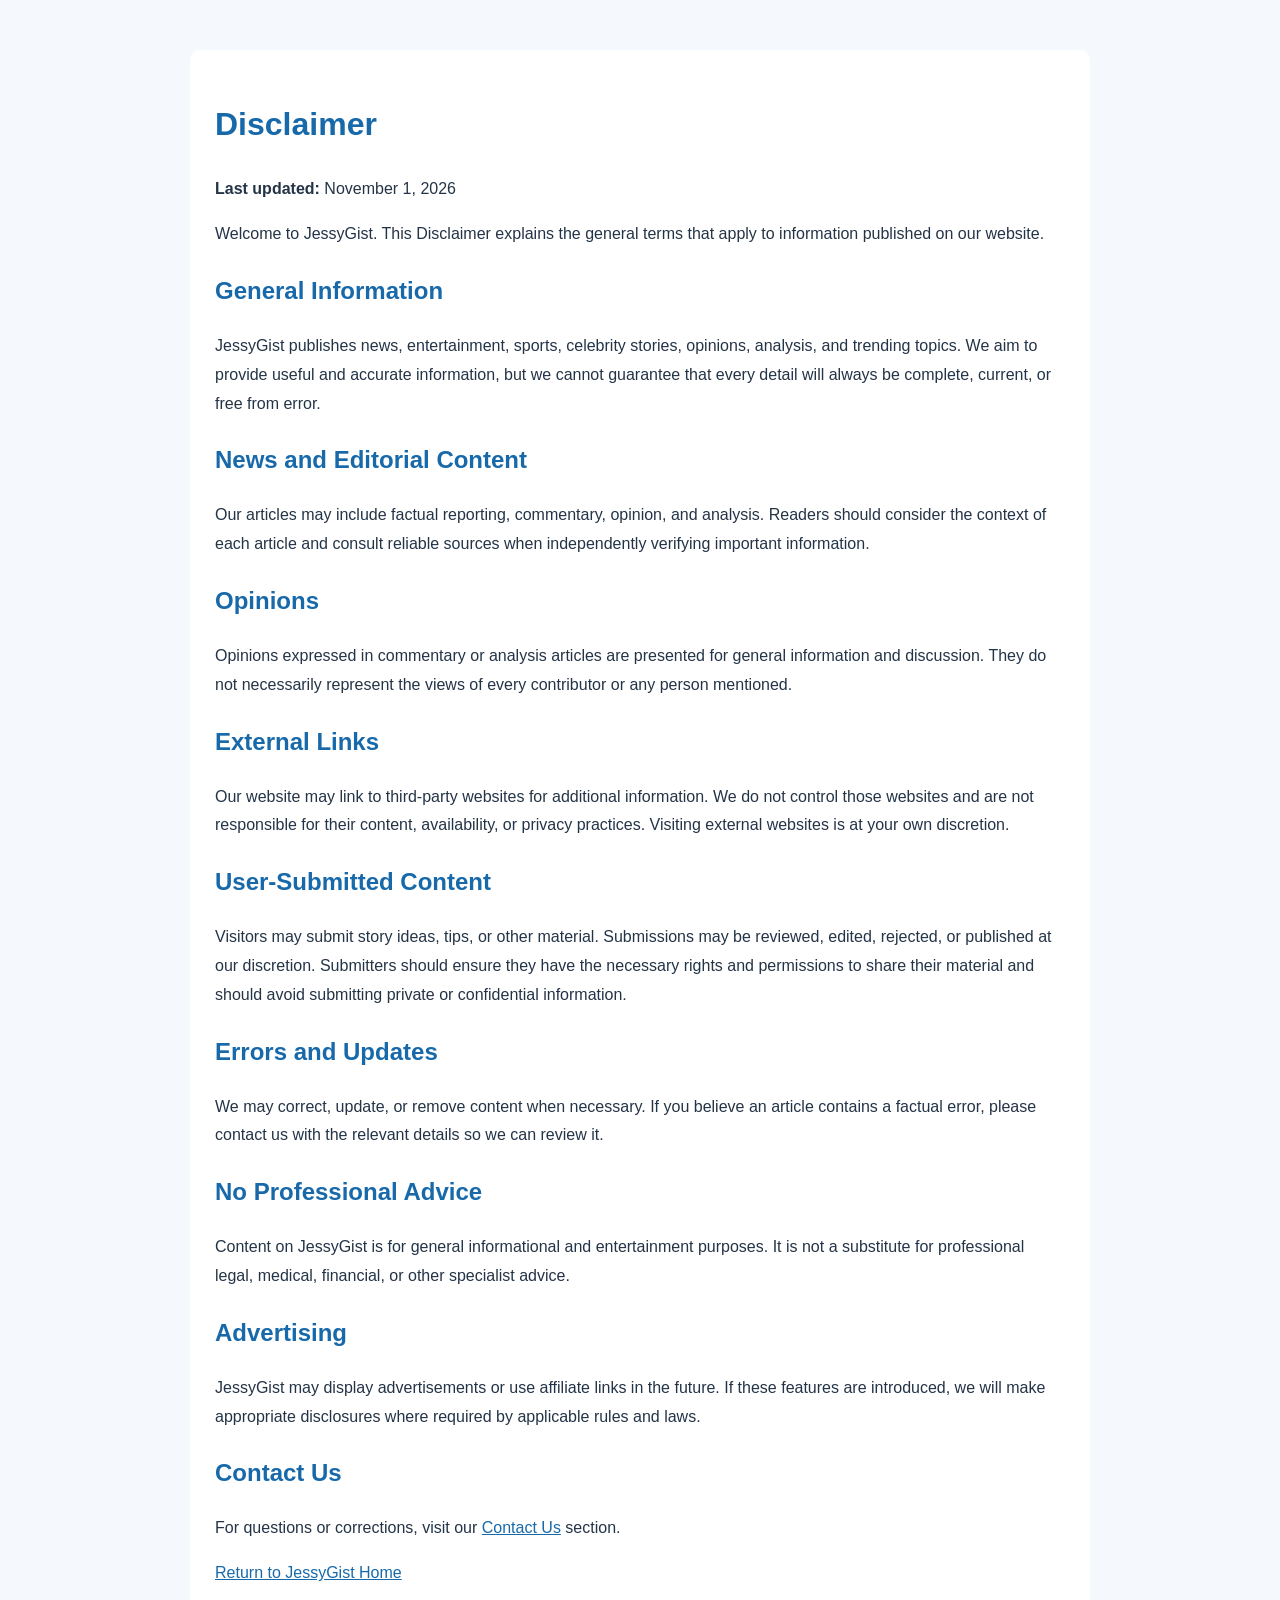
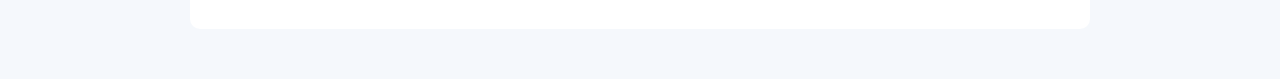
<file: disclaimer.html>
<!DOCTYPE html><html lang="en">
<head>
  <meta charset="UTF-8">
  <meta name="viewport" content="width=device-width, initial-scale=1.0">
  <meta name="description" content="Read the JessyGist Disclaimer about news, entertainment, sports, and other published content.">
  <title>Disclaimer - JessyGist</title>
  <style>
    body {
      font-family: Arial, sans-serif;
      line-height: 1.8;
      margin: 0;
      padding: 20px;
      color: #243447;
      background: #f5f8fc;
    }main {
  max-width: 850px;
  margin: 30px auto;
  padding: 25px;
  background: #ffffff;
  border-radius: 10px;
}

h1, h2 {
  color: #1769aa;
}

a {
  color: #1769aa;
}

  </style>
</head>
<body>
  <main>
    <h1>Disclaimer</h1>
    <p><strong>Last updated:</strong> November 1, 2026</p><p>Welcome to JessyGist. This Disclaimer explains the general terms that apply to information published on our website.</p>

<h2>General Information</h2>
<p>JessyGist publishes news, entertainment, sports, celebrity stories, opinions, analysis, and trending topics. We aim to provide useful and accurate information, but we cannot guarantee that every detail will always be complete, current, or free from error.</p>

<h2>News and Editorial Content</h2>
<p>Our articles may include factual reporting, commentary, opinion, and analysis. Readers should consider the context of each article and consult reliable sources when independently verifying important information.</p>

<h2>Opinions</h2>
<p>Opinions expressed in commentary or analysis articles are presented for general information and discussion. They do not necessarily represent the views of every contributor or any person mentioned.</p>

<h2>External Links</h2>
<p>Our website may link to third-party websites for additional information. We do not control those websites and are not responsible for their content, availability, or privacy practices. Visiting external websites is at your own discretion.</p>

<h2>User-Submitted Content</h2>
<p>Visitors may submit story ideas, tips, or other material. Submissions may be reviewed, edited, rejected, or published at our discretion. Submitters should ensure they have the necessary rights and permissions to share their material and should avoid submitting private or confidential information.</p>

<h2>Errors and Updates</h2>
<p>We may correct, update, or remove content when necessary. If you believe an article contains a factual error, please contact us with the relevant details so we can review it.</p>

<h2>No Professional Advice</h2>
<p>Content on JessyGist is for general informational and entertainment purposes. It is not a substitute for professional legal, medical, financial, or other specialist advice.</p>

<h2>Advertising</h2>
<p>JessyGist may display advertisements or use affiliate links in the future. If these features are introduced, we will make appropriate disclosures where required by applicable rules and laws.</p>

<h2>Contact Us</h2>
<p>For questions or corrections, visit our <a href="./index.html#contact">Contact Us</a> section.</p>

<p><a href="./index.html">Return to JessyGist Home</a></p>

  </main>
</body>
</html>
</file>
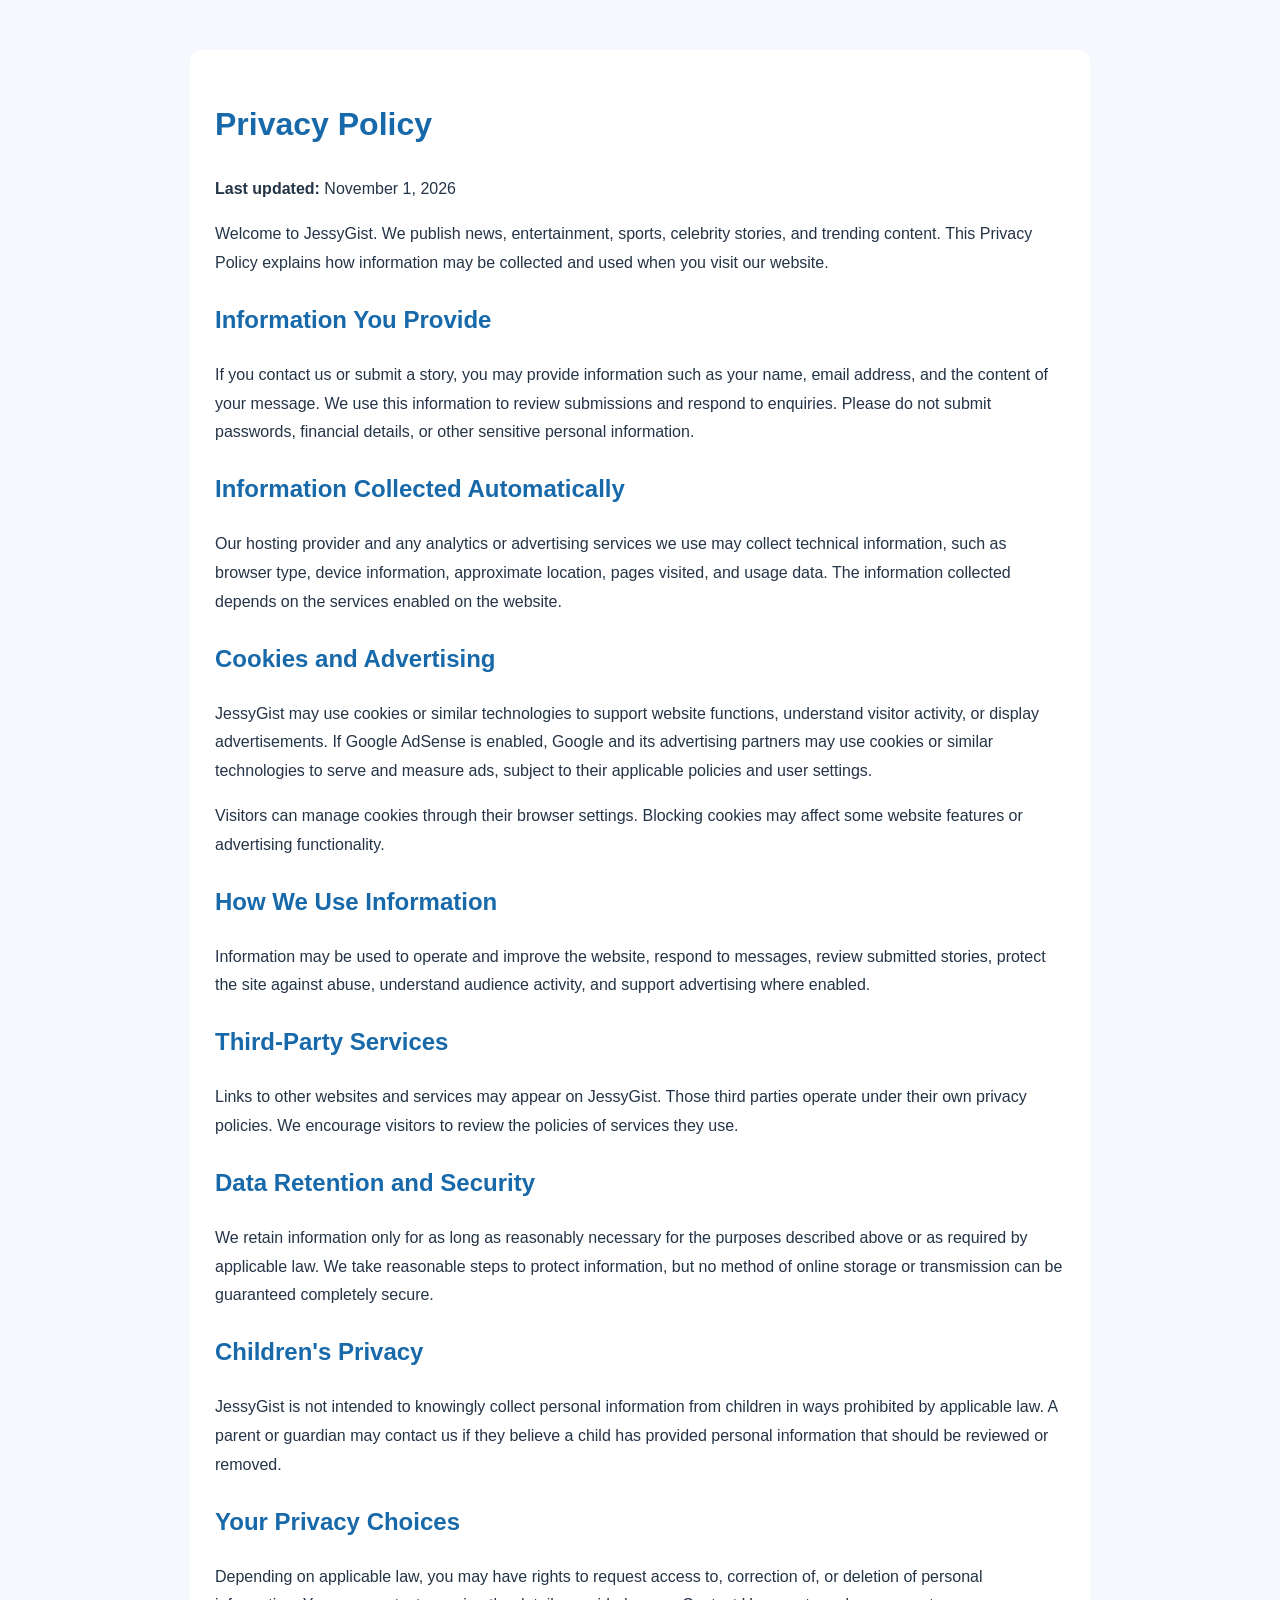
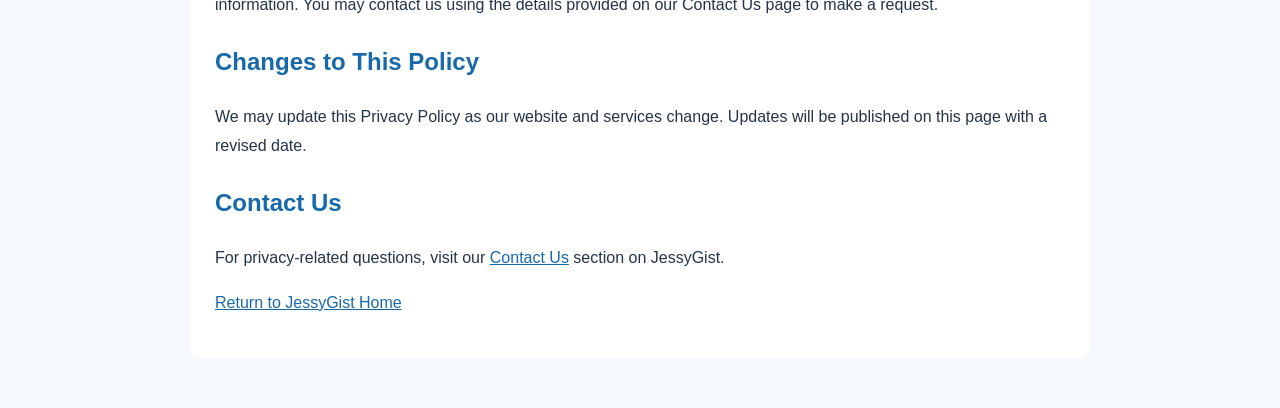
<file: privacy-policy.html>
<!DOCTYPE html><html lang="en">
<head>
  <meta charset="UTF-8">
  <meta name="viewport" content="width=device-width, initial-scale=1.0">
  <meta name="description" content="Read the JessyGist Privacy Policy to understand how we handle visitor information and cookies.">
  <title>Privacy Policy - JessyGist</title>
  <style>
    body {
      font-family: Arial, sans-serif;
      line-height: 1.8;
      margin: 0;
      padding: 20px;
      color: #243447;
      background: #f5f8fc;
    }
    main {
      max-width: 850px;
      margin: 30px auto;
      padding: 25px;
      background: white;
      border-radius: 10px;
    }
    h1, h2 { color: #1769aa; }
    a { color: #1769aa; }
  </style>
</head>
<body>
  <main>
    <h1>Privacy Policy</h1>
    <p><strong>Last updated:</strong> November 1, 2026</p><p>Welcome to JessyGist. We publish news, entertainment, sports, celebrity stories, and trending content. This Privacy Policy explains how information may be collected and used when you visit our website.</p>

<h2>Information You Provide</h2>
<p>If you contact us or submit a story, you may provide information such as your name, email address, and the content of your message. We use this information to review submissions and respond to enquiries. Please do not submit passwords, financial details, or other sensitive personal information.</p>

<h2>Information Collected Automatically</h2>
<p>Our hosting provider and any analytics or advertising services we use may collect technical information, such as browser type, device information, approximate location, pages visited, and usage data. The information collected depends on the services enabled on the website.</p>

<h2>Cookies and Advertising</h2>
<p>JessyGist may use cookies or similar technologies to support website functions, understand visitor activity, or display advertisements. If Google AdSense is enabled, Google and its advertising partners may use cookies or similar technologies to serve and measure ads, subject to their applicable policies and user settings.</p>

<p>Visitors can manage cookies through their browser settings. Blocking cookies may affect some website features or advertising functionality.</p>

<h2>How We Use Information</h2>
<p>Information may be used to operate and improve the website, respond to messages, review submitted stories, protect the site against abuse, understand audience activity, and support advertising where enabled.</p>

<h2>Third-Party Services</h2>
<p>Links to other websites and services may appear on JessyGist. Those third parties operate under their own privacy policies. We encourage visitors to review the policies of services they use.</p>

<h2>Data Retention and Security</h2>
<p>We retain information only for as long as reasonably necessary for the purposes described above or as required by applicable law. We take reasonable steps to protect information, but no method of online storage or transmission can be guaranteed completely secure.</p>

<h2>Children's Privacy</h2>
<p>JessyGist is not intended to knowingly collect personal information from children in ways prohibited by applicable law. A parent or guardian may contact us if they believe a child has provided personal information that should be reviewed or removed.</p>

<h2>Your Privacy Choices</h2>
<p>Depending on applicable law, you may have rights to request access to, correction of, or deletion of personal information. You may contact us using the details provided on our Contact Us page to make a request.</p>

<h2>Changes to This Policy</h2>
<p>We may update this Privacy Policy as our website and services change. Updates will be published on this page with a revised date.</p>

<h2>Contact Us</h2>
<p>For privacy-related questions, visit our <a href="./index.html#contact">Contact Us</a> section on JessyGist.</p>

<p><a href="./index.html">Return to JessyGist Home</a></p>

  </main>
</body>
</html>
</file>
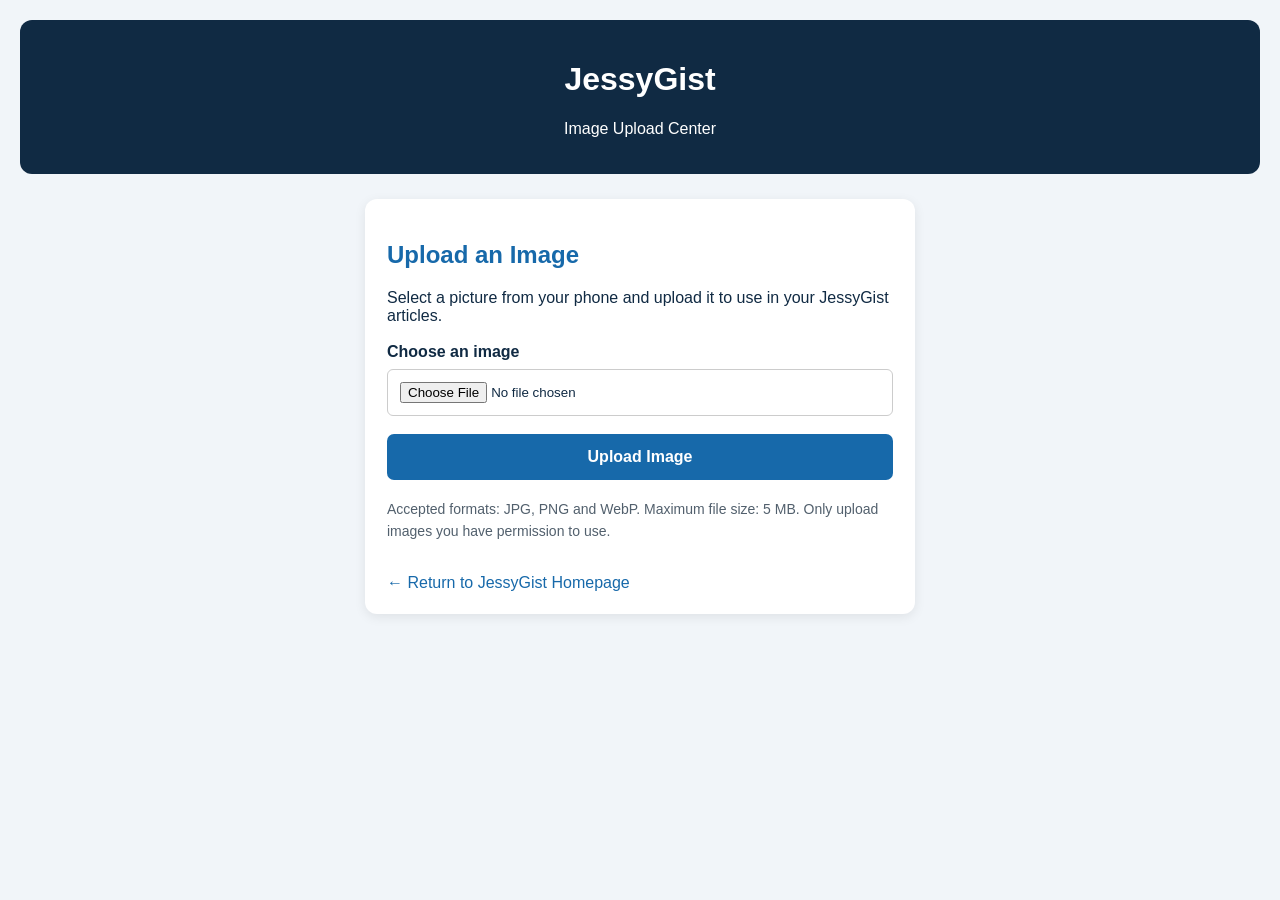
<file: upload.html>
<!DOCTYPE html>
<html lang="en">
<head>
  <meta charset="UTF-8">
  <meta name="viewport" content="width=device-width, initial-scale=1.0">

  <title>Upload Images - JessyGist</title>

  <meta name="description"
        content="Upload images for use on JessyGist.">

  <style>
    * {
      box-sizing: border-box;
    }

    body {
      margin: 0;
      padding: 20px;
      background: #f1f5f9;
      color: #102a43;
      font-family: Arial, sans-serif;
    }

    header {
      background: #102a43;
      color: white;
      padding: 20px;
      text-align: center;
      border-radius: 12px;
    }

    .container {
      max-width: 550px;
      margin: 25px auto;
      padding: 22px;
      background: white;
      border-radius: 12px;
      box-shadow: 0 3px 12px rgba(0, 0, 0, 0.08);
    }

    h2 {
      color: #1769aa;
    }

    label {
      display: block;
      margin: 18px 0 8px;
      font-weight: bold;
    }

    input[type="file"] {
      width: 100%;
      padding: 12px;
      border: 1px solid #ccc;
      border-radius: 6px;
      background: #fff;
    }

    button {
      width: 100%;
      margin-top: 18px;
      padding: 14px;
      border: none;
      border-radius: 7px;
      background: #1769aa;
      color: white;
      font-size: 16px;
      font-weight: bold;
      cursor: pointer;
    }

    button:disabled {
      opacity: 0.6;
      cursor: not-allowed;
    }

    #preview {
      display: none;
      width: 100%;
      max-height: 300px;
      margin-top: 18px;
      object-fit: contain;
      border-radius: 8px;
    }

    #status {
      margin-top: 18px;
      line-height: 1.6;
      overflow-wrap: anywhere;
    }

    #imageUrl {
      width: 100%;
      padding: 10px;
      margin-top: 10px;
    }

    .back-link {
      display: inline-block;
      margin-top: 18px;
      color: #1769aa;
      text-decoration: none;
    }

    .note {
      font-size: 14px;
      line-height: 1.6;
      color: #52606d;
    }
  </style>
</head>

<body>

  <header>
    <h1>JessyGist</h1>
    <p>Image Upload Center</p>
  </header>

  <main class="container">

    <h2>Upload an Image</h2>

    <p>
      Select a picture from your phone and upload it
      to use in your JessyGist articles.
    </p>

    <form id="uploadForm">

      <label for="imageFile">Choose an image</label>

      <input
        type="file"
        id="imageFile"
        accept="image/jpeg,image/png,image/webp"
        required
      >

      <img id="preview" alt="Selected image preview">

      <button type="submit" id="uploadButton">
        Upload Image
      </button>

    </form>

    <div id="status" role="status" aria-live="polite"></div>

    <div id="result" hidden>
      <label for="imageUrl">Your Image URL</label>

      <input
        type="text"
        id="imageUrl"
        readonly
      >

      <button type="button" id="copyButton">
        Copy Image URL
      </button>
    </div>

    <p class="note">
      Accepted formats: JPG, PNG and WebP.
      Maximum file size: 5 MB.
      Only upload images you have permission to use.
    </p>

    <a class="back-link" href="./index.html">
      ← Return to JessyGist Homepage
    </a>

  </main>

  <script>
    const CLOUD_NAME = "kylngca3";
    const UPLOAD_PRESET = "jessygist_upload";

    const form = document.getElementById("uploadForm");
    const fileInput = document.getElementById("imageFile");
    const preview = document.getElementById("preview");
    const statusBox = document.getElementById("status");
    const uploadButton = document.getElementById("uploadButton");
    const resultBox = document.getElementById("result");
    const imageUrlInput = document.getElementById("imageUrl");
    const copyButton = document.getElementById("copyButton");

    let previewUrl = "";

    fileInput.addEventListener("change", function () {
      statusBox.textContent = "";
      resultBox.hidden = true;

      if (previewUrl) {
        URL.revokeObjectURL(previewUrl);
        previewUrl = "";
      }

      const file = fileInput.files[0];

      if (!file) {
        preview.style.display = "none";
        return;
      }

      const allowedTypes = [
        "image/jpeg",
        "image/png",
        "image/webp"
      ];

      if (!allowedTypes.includes(file.type)) {
        fileInput.value = "";
        preview.style.display = "none";
        statusBox.textContent =
          "Please select a JPG, PNG or WebP image.";
        return;
      }

      if (file.size > 5 * 1024 * 1024) {
        fileInput.value = "";
        preview.style.display = "none";
        statusBox.textContent =
          "Your image is larger than 5 MB. Please choose a smaller image.";
        return;
      }

      previewUrl = URL.createObjectURL(file);
      preview.src = previewUrl;
      preview.style.display = "block";
    });

    form.addEventListener("submit", async function (event) {
      event.preventDefault();

      const file = fileInput.files[0];

      if (!file) {
        statusBox.textContent = "Please choose an image first.";
        return;
      }

      if (file.size > 5 * 1024 * 1024) {
        statusBox.textContent = "The maximum file size is 5 MB.";
        return;
      }

      uploadButton.disabled = true;
      uploadButton.textContent = "Uploading...";
      statusBox.textContent = "Please wait while your image uploads.";
      resultBox.hidden = true;

      try {
        const formData = new FormData();

        formData.append("file", file);
        formData.append("upload_preset", UPLOAD_PRESET);

        const response = await fetch(
          "https://api.cloudinary.com/v1_1/" +
          CLOUD_NAME +
          "/image/upload",
          {
            method: "POST",
            body: formData
          }
        );

        const data = await response.json();

        if (!response.ok) {
          throw new Error(
            data.error?.message || "The image upload failed."
          );
        }

        imageUrlInput.value = data.secure_url;
        resultBox.hidden = false;

        statusBox.textContent =
          "Success! Your image has been uploaded.";

      } catch (error) {
        statusBox.textContent =
          "Upload failed: " + error.message +
          " Please check your Cloudinary preset and try again.";
      } finally {
        uploadButton.disabled = false;
        uploadButton.textContent = "Upload Image";
      }
    });

    copyButton.addEventListener("click", async function () {
      try {
        await navigator.clipboard.writeText(imageUrlInput.value);
        statusBox.textContent =
          "Image URL copied! You can paste it into your article.";
      } catch (error) {
        imageUrlInput.focus();
        imageUrlInput.select();

        statusBox.textContent =
          "Select the URL above and copy it.";
      }
    });
  </script>

</body>
</html>
</file>
